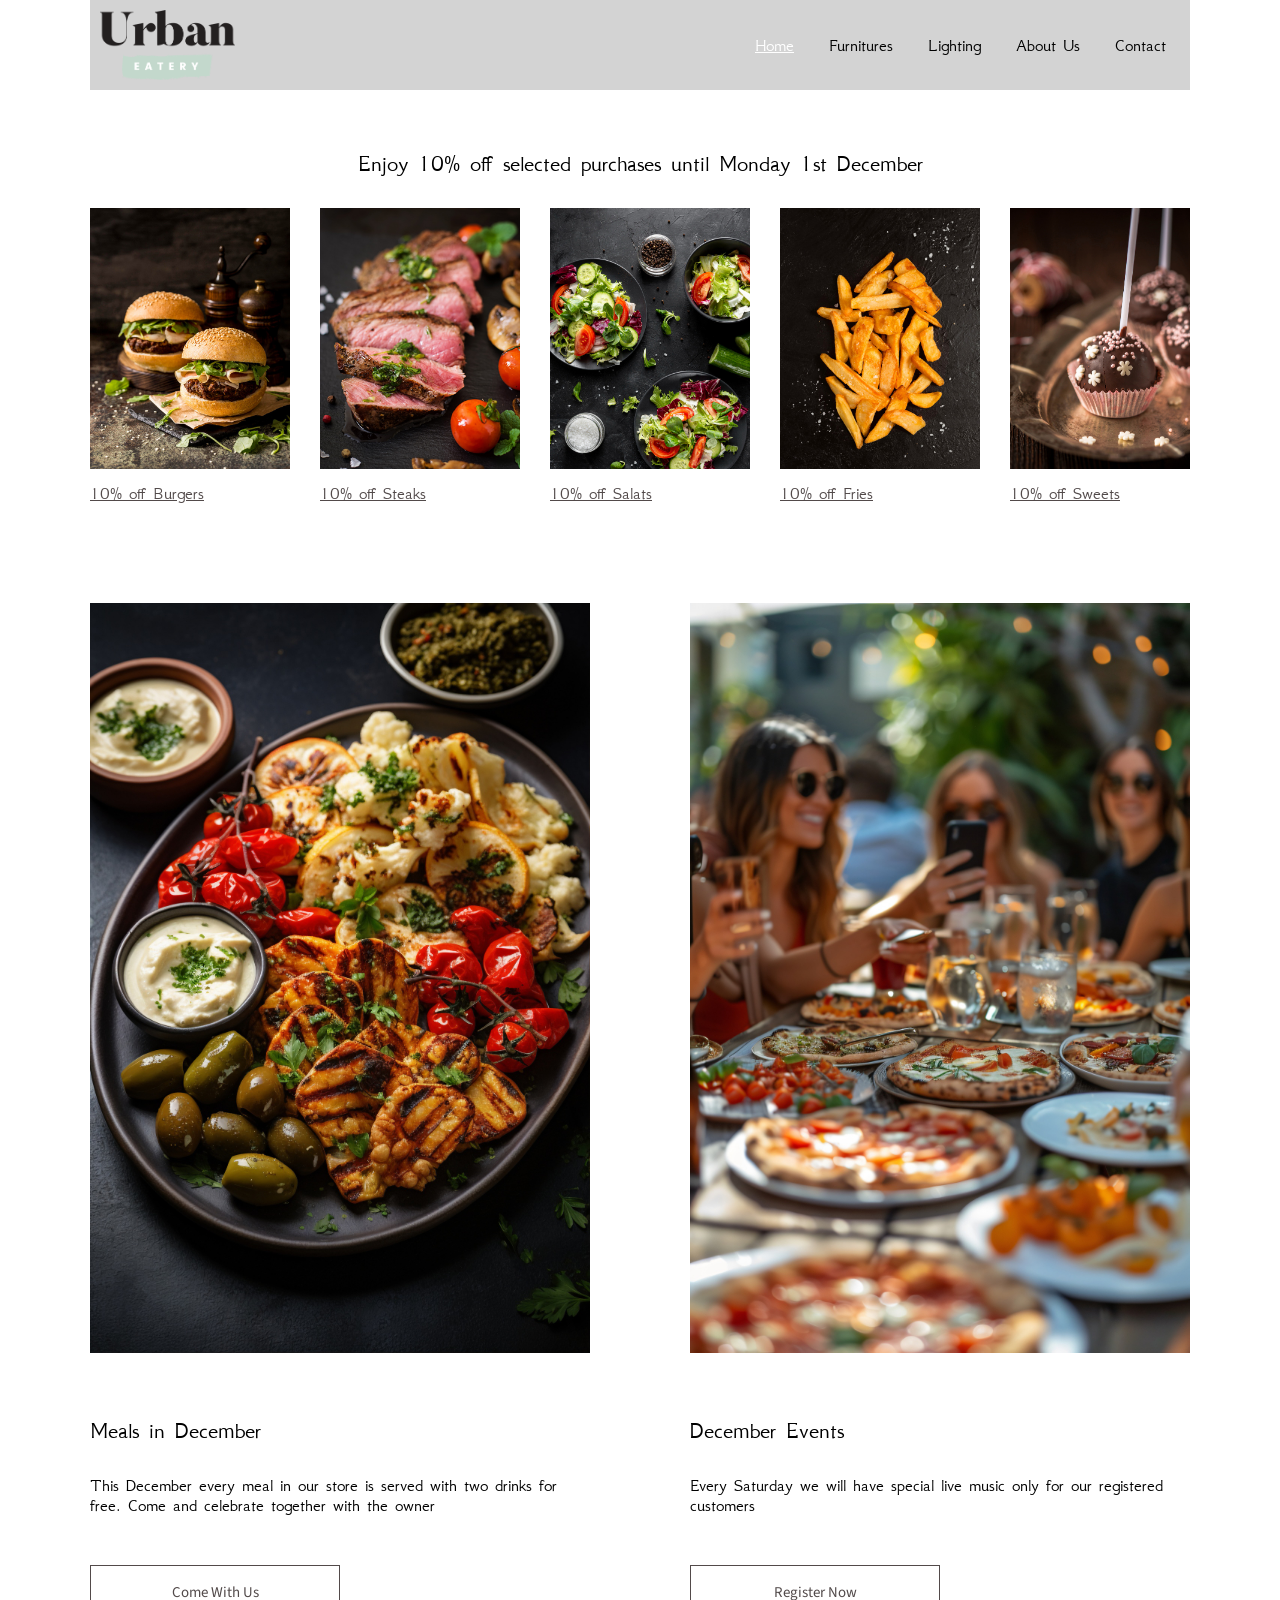
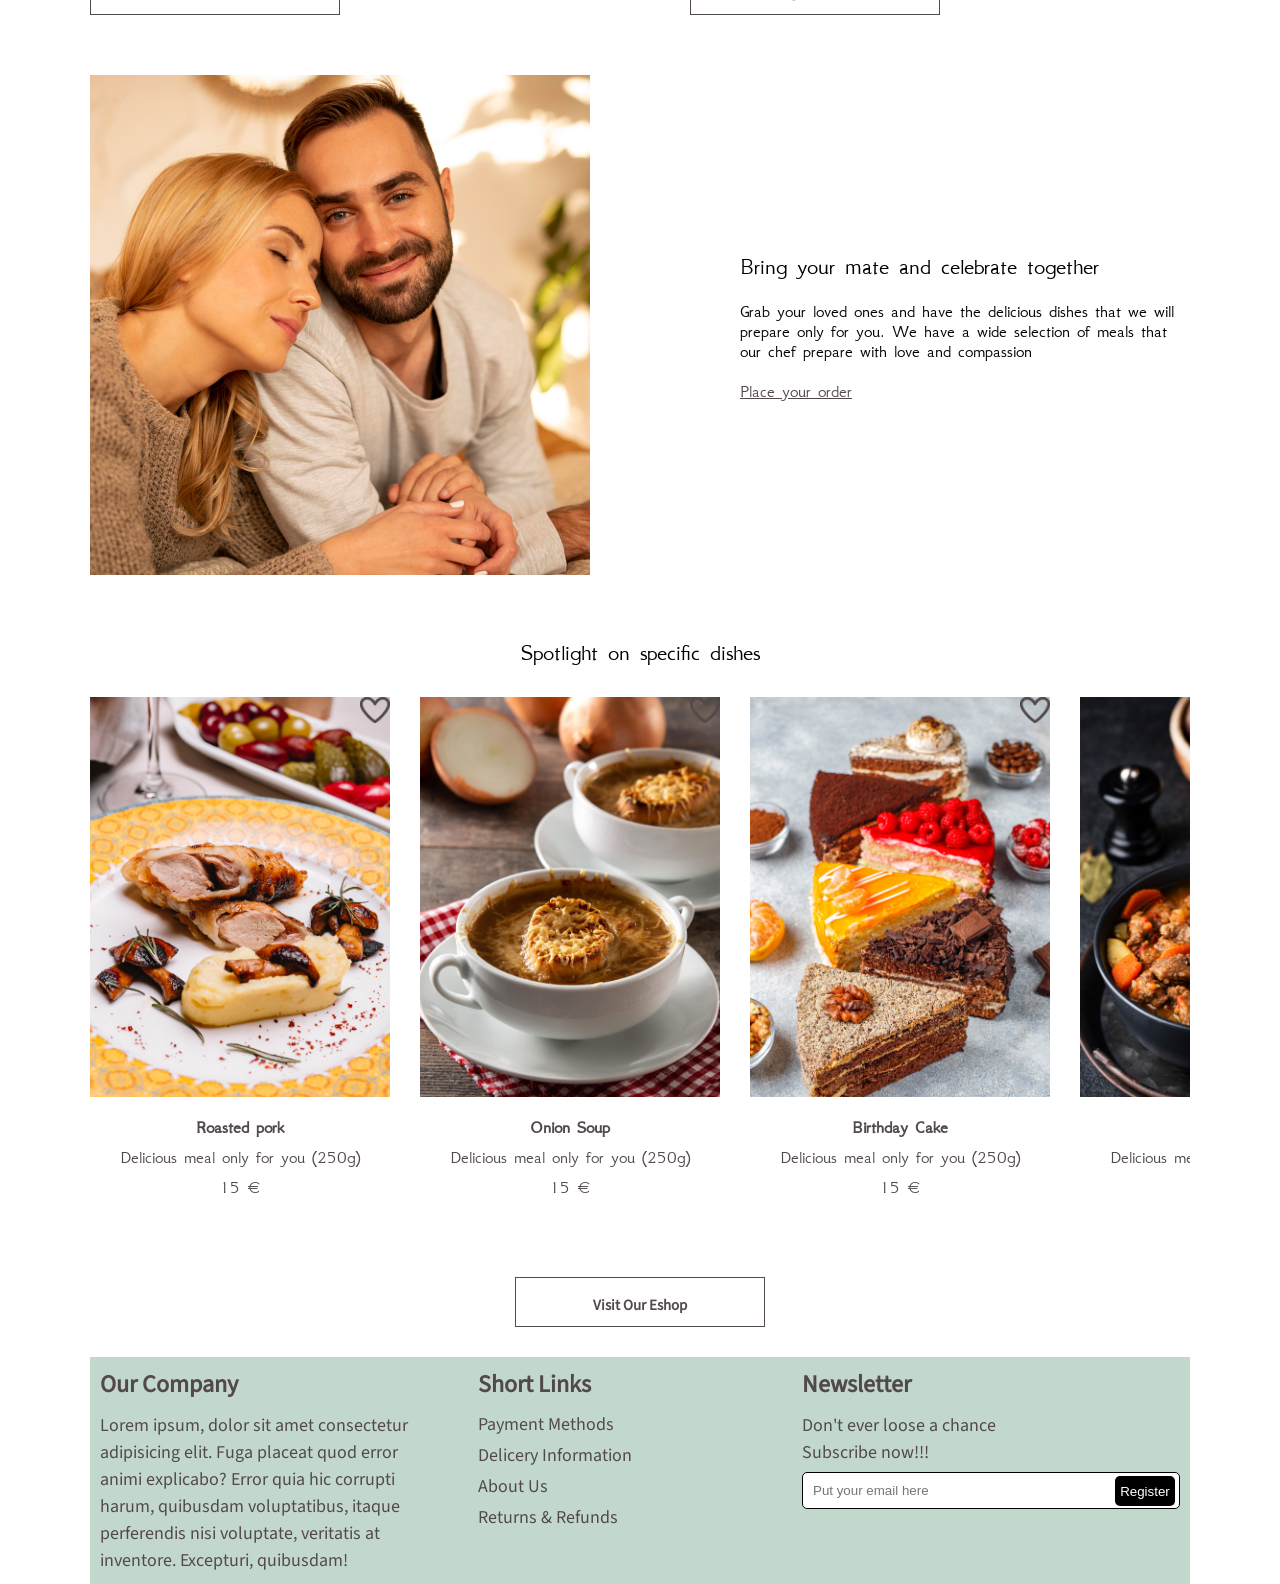
<file: index.html>
<!DOCTYPE html>
<html lang="en">
<head>
    <meta charset="UTF-8">
    <meta name="viewport" content="width=device-width, initial-scale=1.0">
    <link rel="preconnect" href="https://fonts.googleapis.com">
    <link rel="preconnect" href="https://fonts.gstatic.com" crossorigin>
    <link href="https://fonts.googleapis.com/css2?family=GFS+Neohellenic:ital,wght@0,400;0,700;1,400;1,700&display=swap" rel="stylesheet">
    <link rel="stylesheet" href="https://fonts.googleapis.com/css2?family=Material+Symbols+Outlined:opsz,wght,FILL,GRAD@20..48,100..700,0..1,-50..200&icon_names=menu" />
    <link rel="stylesheet" href="css/main.css">
    <script src="js/main.js"></script>
    <title>New Brand | Home page</title>
</head>
<body>
    <header>
        <div id="logo">
            <img src="images/logo.png">
        </div>
        <nav>
            <a class="active" href="index.html">Home</a>
            <a href="furnitures.html">Furnitures</a>
            <a href="lighting.html">Lighting</a>
            <a href="about.html">About Us</a>
            <a id="contact">Contact</a>
        </nav>

    </header>
    <main id="home">
        <h3>Enjoy 10% off selected purchases until Monday 1st December</h3>
        <div class="rowFirst">
            <a href="#">
                <div>
                    <img src="images/burgers.jpg">
                    <p>10% off Burgers</p>
                </div>
            </a>
            <a href="#">
                <div>
                    <img src="images/steak.jpg">
                    <p>10% off Steaks</p>
                </div>
            </a>
            <a href="#">
                <div>
                    <img src="images/salat.jpg">
                    <p>10% off Salats</p>
                </div>
            </a>
            <a href="#">
                <div>
                    <img src="images/fries.jpg">
                    <p>10% off Fries</p>
                </div>
            </a>
            <a href="#">
                <div>
                    <img src="images/sweets.jpg">
                    <p>10% off Sweets</p>
                </div>
            </a>
            <a href="#">
                <div>
                    <img src="images/drinks.jpg">
                    <p>10% off Drinks</p>
                </div>
            </a>
        </div>
        <div class="rowSecond">
            <div class="column">
                <a href="#"><img src="images/meal.jpg"></a>
                <h3>Meals in December</h3>
                <p>This December every meal in our store is served with two drinks for free. Come and celebrate together with the owner</p>
                    <a class="button" href="#">
                    <h5>Come With Us</h5></a>
            </div>
            <div class="column">
                <a href="#"><img src="images/event.jpg"></a>
                <h3>December Events</h3>
                <p>Every Saturday we will have special live music only for our registered customers</p>
                    <a class="button" href="#">
                    <h5>Register Now</h5>
                </a>
            </div>
        </div>
        <div id="card">
            <a href="#"><img src="images/couple.jpg"></a>
            <div id="cardRight">
                <h3>Bring your mate and celebrate together</h3>
                <p>Grab your loved ones and have the delicious dishes that we will prepare only for you. We have a wide selection of meals that our chef prepare with love and compassion</p>
                <a href="#">Place your order</a>
            </div>
        </div>
        <h3>Spotlight on specific dishes</h3>
        <div class="rowThird">
            <a href="#">
                <div id="p1"><img src="images/heart.png"></div>
                <h4>Roasted pork</h4>
                <p>Delicious meal only for you (250g)</p>
                <p>15 €</p>
            <a href="#">
                <div id="p2"><img src="images/heart.png"></div>
                <h4>Onion Soup</h4>
                <p>Delicious meal only for you (250g)</p>
                <p>15 €</p>
            <a href="#">
                <div id="p3"><img src="images/heart.png"></div>
                <h4>Birthday Cake</h4>
                <p>Delicious meal only for you (250g)</p>
                <p>15 €</p>
            <a href="#">
                <div id="p4"><img src="images/heart.png"></div>
                <h4>Goulash</h4>
                <p>Delicious meal only for you (250g)</p>
                <p>15 €</p>
            </a>
        </div> 
        <div class="column2">
        <a class="button" href="#">
        <h5>Visit Our Eshop</h5>
        </a> 
        </div>
 

    </main>
    <footer>
        <div>
            <h3>Our Company</h3>
            <p>Lorem ipsum, dolor sit amet consectetur adipisicing elit. Fuga placeat quod error animi explicabo? Error quia hic corrupti harum, quibusdam voluptatibus, itaque perferendis nisi voluptate, veritatis at inventore. Excepturi, quibusdam!</p>
        </div>
        <div>
            <h3>Short Links</h3>
            <ul>
                <li><a href="#">Payment Methods</a></li>
                <li><a href="#">Delicery Information</a></li>
                <li><a href="#">About Us</a></li>
                <li><a href="#">Returns & Refunds</a></li>
            </ul>
        </div>
        <div>
            <h3>Newsletter</h3>
            <p>Don't ever loose a chance</p>
            <p>Subscribe now!!!</p>
            <form>
                <input type="email" placeholder="Put your email here">
                <input type="submit" value="Register">
            </form>
        </div>
    </footer>
</body>
</html>
</file>
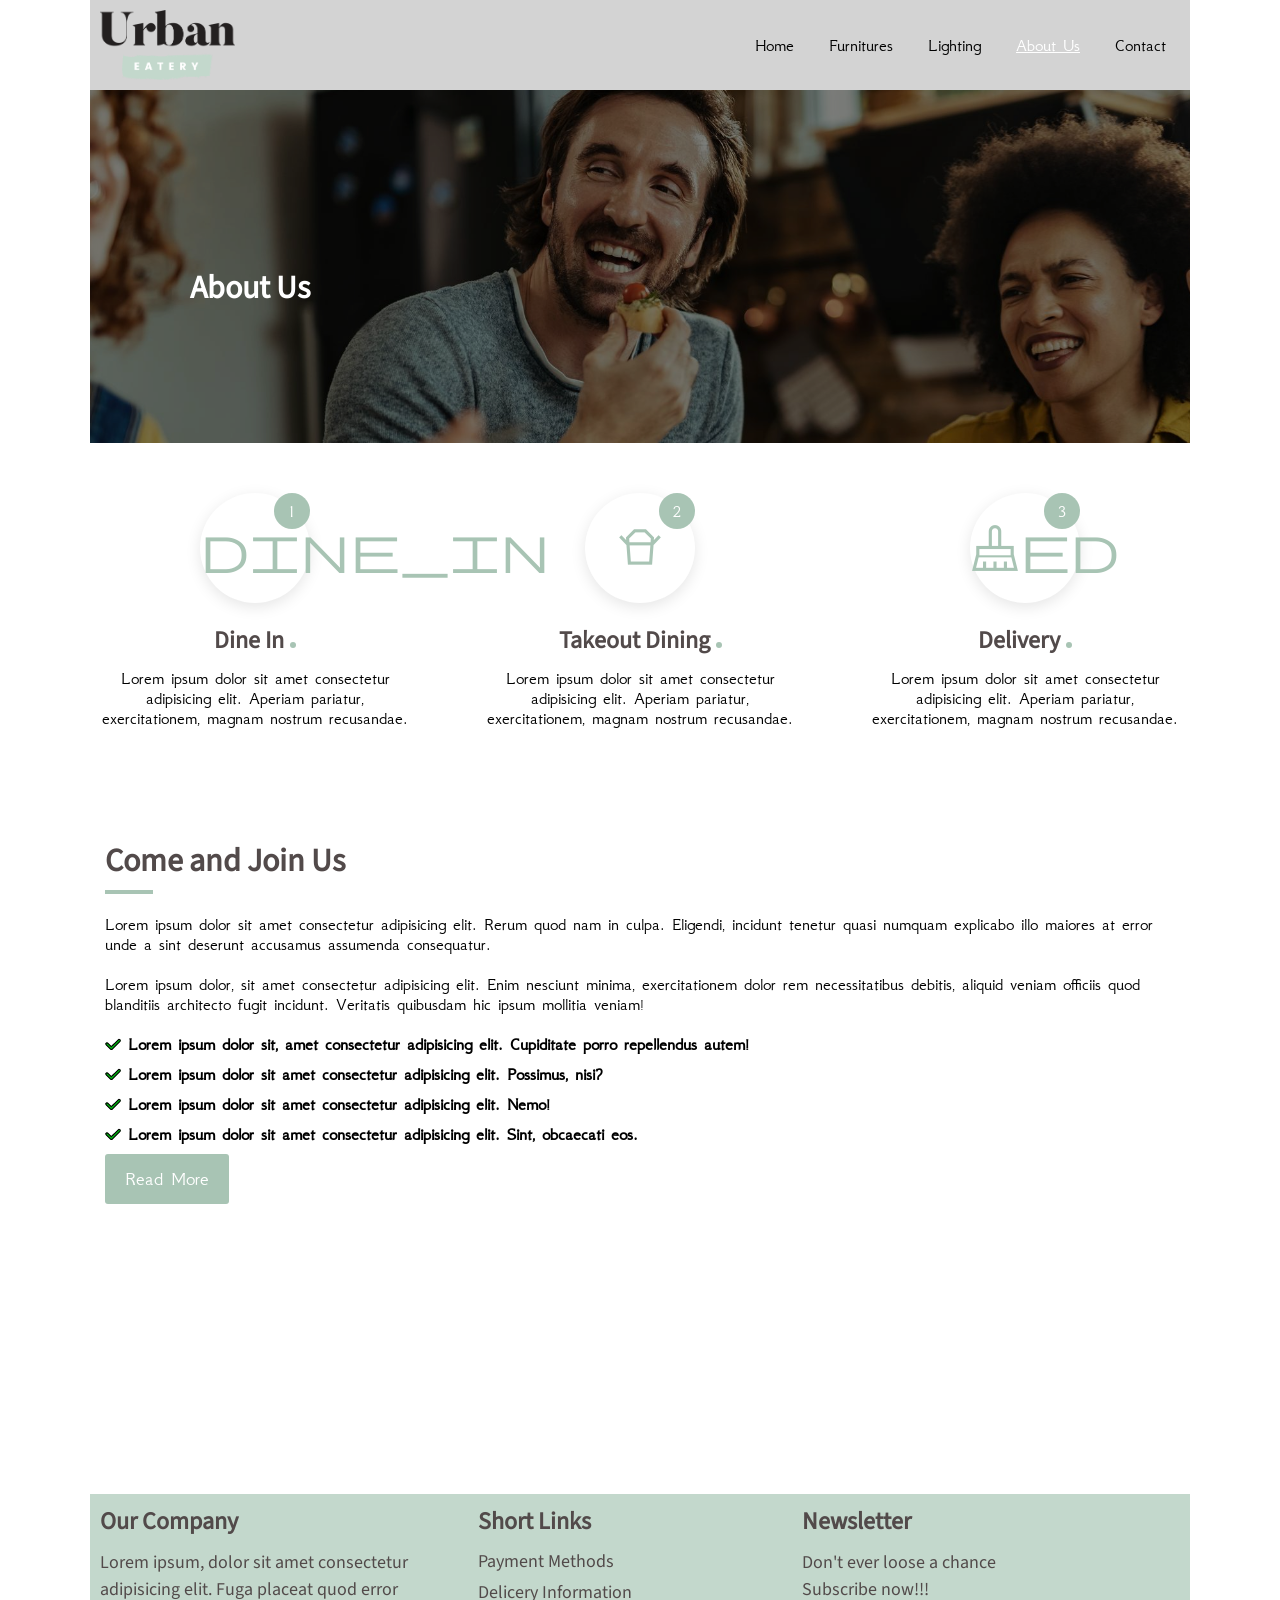
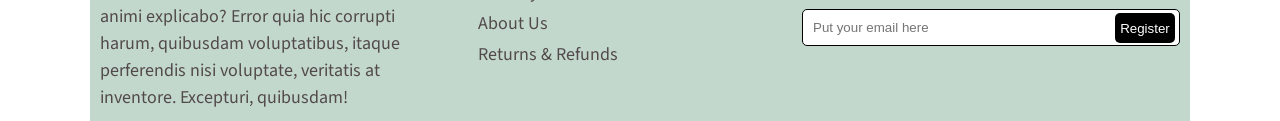
<file: about.html>
<!DOCTYPE html>
<html lang="en">
<head>
    <meta charset="UTF-8">
    <meta name="viewport" content="width=device-width, initial-scale=1.0">
    <link rel="preconnect" href="https://fonts.googleapis.com">
    <link rel="preconnect" href="https://fonts.gstatic.com" crossorigin>
    <link href="https://fonts.googleapis.com/css2?family=GFS+Neohellenic:ital,wght@0,400;0,700;1,400;1,700&display=swap" rel="stylesheet">
    <link rel="stylesheet" href="https://fonts.googleapis.com/css2?family=Material+Symbols+Outlined:opsz,wght,FILL,GRAD@20..48,100..700,0..1,-50..200&icon_names=menu" />
    <link rel="stylesheet" href="https://fonts.googleapis.com/css2?family=Material+Symbols+Sharp:opsz,wght,FILL,GRAD@24,400,0,0" />
    <link rel="stylesheet" href="css/about.css">
    <link rel="stylesheet" href="css/main.css">
    <title>New Brand | Home page</title>
</head>
<body>
   <div id="wrapper">
    <header>
        <div id="logo">
            <img src="images/logo.png">
        </div>
        <nav>
            <a href="index.html">Home</a>
            <a href="furnitures.html">Furnitures</a>
            <a href="lighting.html">Lighting</a>
            <a class="active" href="about.html">About Us</a>
            <a href="contact.html">Contact</a>
        </nav>
    </header>
    <main id="about">
        <section class="first">
        </section>
        <h2 class="banner">About Us</h2>
        <div class="row">
            <div class="capability">
                <div class="icon">
                    <i class="material-symbols-sharp">dine_in</i>
                    <div class="step">1</div>
                </div>
                <h5>Dine In<span></span></h5>
                <p>Lorem ipsum dolor sit amet consectetur adipisicing elit. Aperiam pariatur, exercitationem, magnam nostrum recusandae.</p>
            </div>
            <div class="capability">
                <div class="icon">
                    <i class="material-symbols-sharp">takeout_dining</i>
                    <div class="step">2</div>
                </div>
                <h5>Takeout Dining<span></span></h5>
                <p>Lorem ipsum dolor sit amet consectetur adipisicing elit. Aperiam pariatur, exercitationem, magnam nostrum recusandae.</p>
            </div>
            <div class="capability">
                <div class="icon">
                    <i class="material-symbols-sharp">moped</i>
                    <div class="step">3</div>
                </div>
                <h5>Delivery<span></span></h5>
                <p>Lorem ipsum dolor sit amet consectetur adipisicing elit. Aperiam pariatur, exercitationem, magnam nostrum recusandae.</p>
            </div>
        </div>
        <section class="third">
            <h2>Come and Join Us</h2>
            <div class="line"></div>
            <p>Lorem ipsum dolor sit amet consectetur adipisicing elit. Rerum quod nam in culpa. Eligendi, incidunt tenetur quasi numquam explicabo illo maiores at error unde a sint deserunt accusamus assumenda consequatur.</p>
            <p>Lorem ipsum dolor, sit amet consectetur adipisicing elit. Enim nesciunt minima, exercitationem dolor rem necessitatibus debitis, aliquid veniam officiis quod blanditiis architecto fugit incidunt. Veritatis quibusdam hic ipsum mollitia veniam!</p>
            <ul>
                <li>Lorem ipsum dolor sit, amet consectetur adipisicing elit. Cupiditate porro repellendus autem!</li>
                <li>Lorem ipsum dolor sit amet consectetur adipisicing elit. Possimus, nisi?</li>
                <li>Lorem ipsum dolor sit amet consectetur adipisicing elit. Nemo!</li>
                <li>Lorem ipsum dolor sit amet consectetur adipisicing elit. Sint, obcaecati eos.</li>
            </ul>
            <a class="button" href="#">Read More</a>
        </section>
        <section class="fourth">
        </section>
    </main>
    <footer>
        <div>
            <h3>Our Company</h3>
            <p>Lorem ipsum, dolor sit amet consectetur adipisicing elit. Fuga placeat quod error animi explicabo? Error quia hic corrupti harum, quibusdam voluptatibus, itaque perferendis nisi voluptate, veritatis at inventore. Excepturi, quibusdam!</p>
        </div>
        <div>
            <h3>Short Links</h3>
            <ul>
                <li><a href="#">Payment Methods</a></li>
                <li><a href="#">Delicery Information</a></li>
                <li><a href="#">About Us</a></li>
                <li><a href="#">Returns & Refunds</a></li>
            </ul>
        </div>
        <div>
            <h3>Newsletter</h3>
            <p>Don't ever loose a chance</p>
            <p>Subscribe now!!!</p>
            <form>
                <input type="email" placeholder="Put your email here">
                <input type="submit" value="Register">
            </form>
        </div>
    </footer>
   </div>
</body>
</html>
</file>
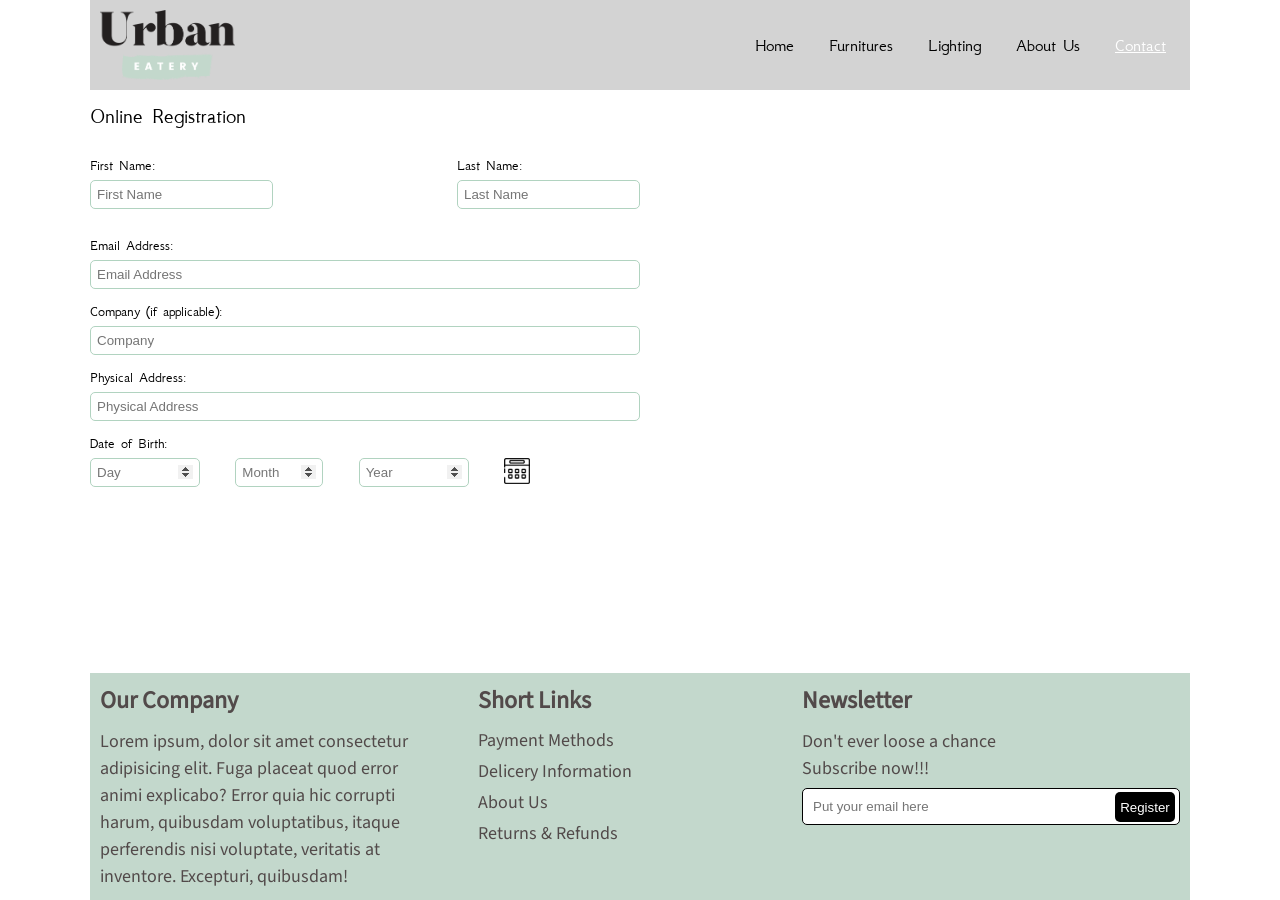
<file: contact.html>
<!DOCTYPE html>
<html lang="en">
<head>
    <meta charset="UTF-8">
    <meta name="viewport" content="width=device-width, initial-scale=1.0">
    <link rel="preconnect" href="https://fonts.googleapis.com">
    <link rel="preconnect" href="https://fonts.gstatic.com" crossorigin>
    <link href="https://fonts.googleapis.com/css2?family=GFS+Neohellenic:ital,wght@0,400;0,700;1,400;1,700&display=swap" rel="stylesheet">
    <link rel="stylesheet" href="https://fonts.googleapis.com/css2?family=Material+Symbols+Outlined:opsz,wght,FILL,GRAD@20..48,100..700,0..1,-50..200&icon_names=menu" />
    <link rel="stylesheet" href="css/contact.css">
    <title>New Brand | Home page</title>
</head>
<body>
   <div id="wrapper">
    <header>
        <div id="logo">
            <img src="images/logo.png">
        </div>
        <nav>
            <a href="index.html">Home</a>
            <a href="furnitures.html">Furnitures</a>
            <a href="lighting.html">Lighting</a>
            <a href="about.html">About Us</a>
            <a class="active" href="contact.html">Contact</a>
        </nav>

    </header>
    <main id="contact">
        <div id="head">
            <p>Online Registration</p>
        </div>
        <div>
            <div class="name">
                <p>First Name:</p>
                <form>
                <input type="text" placeholder="First Name">
                </form>
            </div>
            <div class="name">
                <p>Last Name:</p>
                <form>
                <input type="text" placeholder="Last Name">
                </form>
            </div>
        </div>
        <div>
            <p>Email Address:</p>
            <form>
                <input type="email" placeholder="Email Address">
            </form>
        </div>
        <div>
            <p>Company (if applicable):</p>
            <form>
                <input type="text" placeholder="Company">
            </form>
        </div>
        <div>
            <p>Physical Address:</p>
            <form>
                <input type="text" placeholder="Physical Address">
            </form>
        </div>
        <div>
            <p>Date of Birth:</p>
            <form>
                <input type="number" placeholder="Day" min="1" max="31">
                <input type="number" placeholder="Month" min="1" max="12">
                <input type="number" placeholder="Year" min="1900" max="2025">
                <img src="images/calendar.png">
            </form>
        </div>
    </main>
    <footer>
        <div>
            <h3>Our Company</h3>
            <p>Lorem ipsum, dolor sit amet consectetur adipisicing elit. Fuga placeat quod error animi explicabo? Error quia hic corrupti harum, quibusdam voluptatibus, itaque perferendis nisi voluptate, veritatis at inventore. Excepturi, quibusdam!</p>
        </div>
        <div>
            <h3>Short Links</h3>
            <ul>
                <li><a href="#">Payment Methods</a></li>
                <li><a href="#">Delicery Information</a></li>
                <li><a href="#">About Us</a></li>
                <li><a href="#">Returns & Refunds</a></li>
            </ul>
        </div>
        <div>
            <h3>Newsletter</h3>
            <p>Don't ever loose a chance</p>
            <p>Subscribe now!!!</p>
            <form>
                <input type="email" placeholder="Put your email here">
                <input type="submit" value="Register">
            </form>
        </div>
    </footer>
   </div>
</body>
</html>
</file>
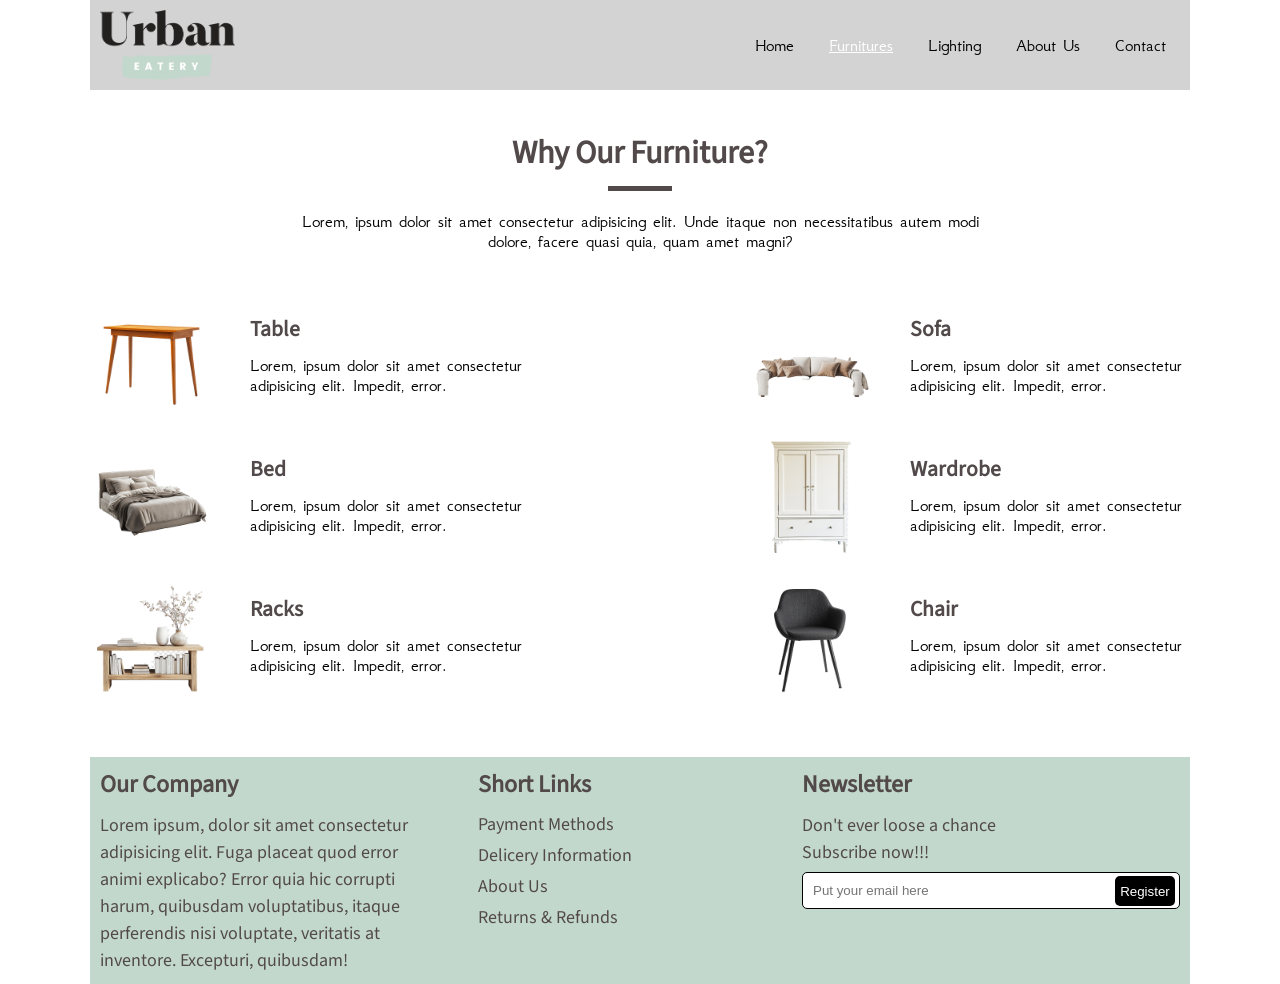
<file: furnitures.html>
<!DOCTYPE html>
<html lang="en">
<head>
    <meta charset="UTF-8">
    <meta name="viewport" content="width=device-width, initial-scale=1.0">
    <link rel="preconnect" href="https://fonts.googleapis.com">
    <link rel="preconnect" href="https://fonts.gstatic.com" crossorigin>
    <link href="https://fonts.googleapis.com/css2?family=GFS+Neohellenic:ital,wght@0,400;0,700;1,400;1,700&display=swap" rel="stylesheet">
    <link rel="stylesheet" href="https://fonts.googleapis.com/css2?family=Material+Symbols+Outlined:opsz,wght,FILL,GRAD@20..48,100..700,0..1,-50..200&icon_names=menu" />
    <link rel="stylesheet" href="css/furnitures.css">
    <link rel="stylesheet" href="css/lighting.css">
    <link rel="stylesheet" href="css/main.css">
    <title>New Brand | Home page</title>
</head>
<body>
   <div id="wrapper">
    <header>
        <div id="logo">
            <img src="images/logo.png">
        </div>
        <nav>
            <a href="index.html">Home</a>
            <a class="active" href="furnitures.html">Furnitures</a>
            <a href="lighting.html">Lighting</a>
            <a href="about.html">About Us</a>
            <a href="contact.html">Contact</a>
        </nav>

    </header>
    <main id="furnitures">
        <section class="title">
            <h2>Why Our Furniture?</h1>
            <div class="row"></div>
            <p>Lorem, ipsum dolor sit amet consectetur adipisicing elit. Unde itaque non necessitatibus autem modi dolore, facere quasi quia, quam amet magni?</p>
        </section>
        <section class="row" >
        <div class="container">
            <div class="left" >
                <img class="small" src="images/table.png" alt="">
            </div>
            <div class="right" >
                <h5>Table</h5>
                <p>Lorem, ipsum dolor sit amet consectetur adipisicing elit. Impedit, error.</p>
            </div>
        </div>
        <div class="container">
            <div class="left" >
                <img class="small" src="images/sofa.png" alt="">
            </div>
            <div class="right" >
                <h5>Sofa</h5>
                <p>Lorem, ipsum dolor sit amet consectetur adipisicing elit. Impedit, error.</p>
            </div>
        </div>
        </section>
        <section class="row" >
        <div class="container">
            <div class="left" >
                <img class="small" src="images/bed.png" alt="">
            </div>
            <div class="right" >
                <h5>Bed</h5>
                <p>Lorem, ipsum dolor sit amet consectetur adipisicing elit. Impedit, error.</p>
            </div>
        </div>
        <div class="container">
            <div class="left" >
                <img class="small" src="images/wardrobe.png" alt="">
            </div>
            <div class="right" >
                <h5>Wardrobe</h5>
                <p>Lorem, ipsum dolor sit amet consectetur adipisicing elit. Impedit, error.</p>
            </div>
        </div>
        </section>
        <section class="row" >
        <div class="container">
            <div class="left" >
                <img class="small" src="images/racks.png" alt="">
            </div>
            <div class="right" >
                <h5>Racks</h5>
                <p>Lorem, ipsum dolor sit amet consectetur adipisicing elit. Impedit, error.</p>
            </div>
        </div>
        <div class="container">
            <div class="left" >
                <img class="small" src="images/chair.png" alt="">
            </div>
            <div class="right" >
                <h5>Chair</h5>
                <p>Lorem, ipsum dolor sit amet consectetur adipisicing elit. Impedit, error.</p>
            </div>
        </div>
        </section>
    </main>
    <footer>
        <div>
            <h3>Our Company</h3>
            <p>Lorem ipsum, dolor sit amet consectetur adipisicing elit. Fuga placeat quod error animi explicabo? Error quia hic corrupti harum, quibusdam voluptatibus, itaque perferendis nisi voluptate, veritatis at inventore. Excepturi, quibusdam!</p>
        </div>
        <div>
            <h3>Short Links</h3>
            <ul>
                <li><a href="#">Payment Methods</a></li>
                <li><a href="#">Delicery Information</a></li>
                <li><a href="#">About Us</a></li>
                <li><a href="#">Returns & Refunds</a></li>
            </ul>
        </div>
        <div>
            <h3>Newsletter</h3>
            <p>Don't ever loose a chance</p>
            <p>Subscribe now!!!</p>
            <form>
                <input type="email" placeholder="Put your email here">
                <input type="submit" value="Register">
            </form>
        </div>
    </footer>
   </div>
</body>
</html>
</file>
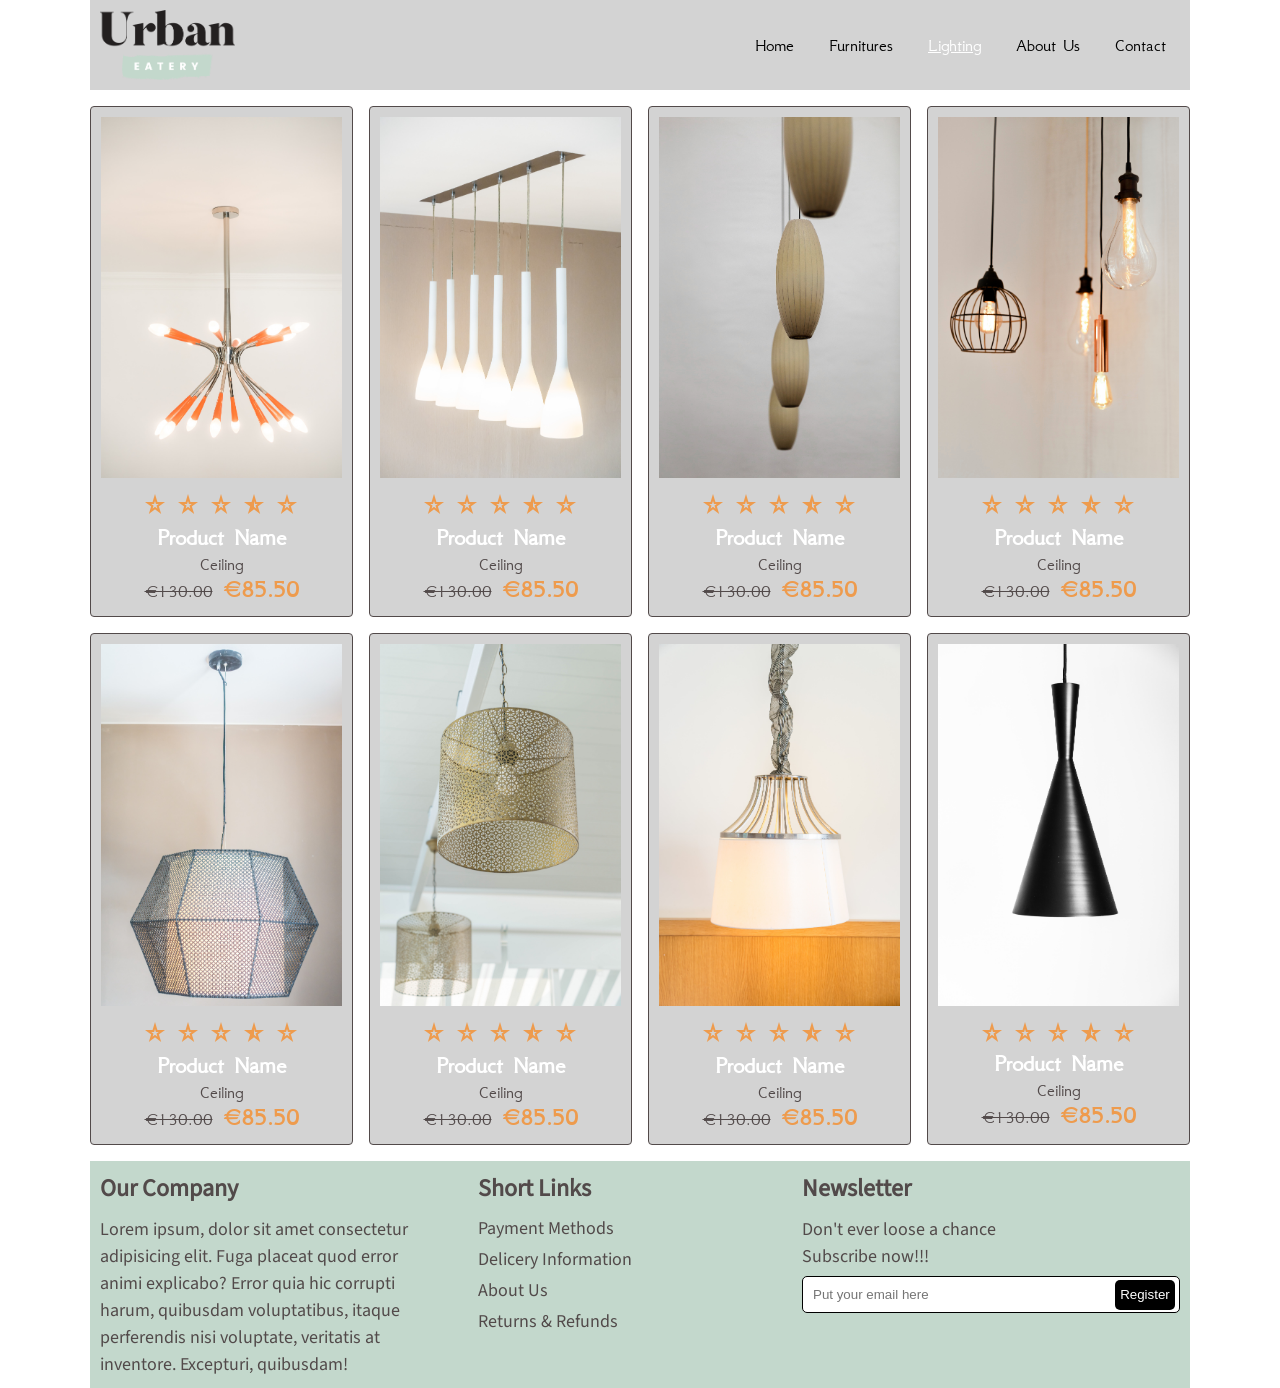
<file: lighting.html>
<!DOCTYPE html>
<html lang="en">
<head>
    <meta charset="UTF-8">
    <meta name="viewport" content="width=device-width, initial-scale=1.0">
    <link rel="preconnect" href="https://fonts.googleapis.com">
    <link rel="preconnect" href="https://fonts.gstatic.com" crossorigin>
    <link href="https://fonts.googleapis.com/css2?family=GFS+Neohellenic:ital,wght@0,400;0,700;1,400;1,700&display=swap" rel="stylesheet">
    <link rel="stylesheet" href="https://fonts.googleapis.com/css2?family=Material+Symbols+Outlined:opsz,wght,FILL,GRAD@20..48,100..700,0..1,-50..200&icon_names=menu" />
    <link rel="stylesheet" href="https://fonts.googleapis.com/css2?family=Material+Symbols+Sharp:opsz,wght,FILL,GRAD@20,400,1,0"/>
    <link rel="stylesheet" href="https://fonts.googleapis.com/css2?family=Material+Symbols+Outlined:opsz,wght,FILL,GRAD@20..48,100..700,0..1,-50..200&icon_names=star_rate" />
    <link rel="stylesheet" href="css/lighting.css">
    <link rel="stylesheet" href="css/main.css">

    <title>New Brand | Home page</title>
</head>
<body>
   <div id="wrapper">
    <header>
        <div id="logo">
            <img src="images/logo.png">
        </div>
        <nav>
            <a href="index.html">Home</a>
            <a href="furnitures.html">Furnitures</a>
            <a class="active" href="lighting.html">Lighting</a>
            <a href="about.html">About Us</a>
            <a href="contact.html">Contact</a>
        </nav>
    </header>
    <main id="lighting">
         <section class="row">
            <div class="card">
                <div class="product">
                    <img class="hover" src="images/lighting01.jpg">
                    <ul class="product-icon">
                        <li><a href="#"><span class="material-symbols-sharp">add_shopping_cart</span></a></li>
                        <li><a href="#"><span class="material-symbols-sharp">link_2</span></a></li>
                        <li><a href="#"><span class="material-symbols-sharp">favorite</span></a></li>
                    </ul>
                </div>
                <div class="data">
                    <div class="rating">
                        <ul class="list-inline">
                            <li><a href="#"><span class="material-symbols-sharp star">star_rate</span></a></li>
                            <li><a href="#"><span class="material-symbols-sharp star">star_rate</span></a></li>
                            <li><a href="#"><span class="material-symbols-sharp star">star_rate</span></a></li>
                            <li><a href="#"><span class="material-symbols-sharp star">star_rate_half</span></a></li>
                            <li><a href="#"><span class="material-symbols-outlined star">star_rate</span> </a></li>
                        </ul>
                    </div>
                    <p class="product-name">Product Name</p>
                    <p>Ceiling</p>
                    <p class="price"><span>€130.00</span><span>€85.50</span></p>
                </div>
            </div>
            <div class="card">
                <div class="product">
                    <img src="images/lighting02.jpg">
                    <ul class="product-icon">
                        <li><a href="#"><span class="material-symbols-sharp">add_shopping_cart</span></a></li>
                        <li><a href="#"><span class="material-symbols-sharp">link_2</span></a></li>
                        <li><a href="#"><span class="material-symbols-sharp">favorite</span></a></li>
                    </ul>
                </div>
                <div class="data">
                    <div class="rating">
                        <ul class="list-inline">
                            <li><a href="#"><span class="material-symbols-sharp star">star_rate</span></a></li>
                            <li><a href="#"><span class="material-symbols-sharp star">star_rate</span></a></li>
                            <li><a href="#"><span class="material-symbols-sharp star">star_rate</span></a></li>
                            <li><a href="#"><span class="material-symbols-sharp star">star_rate_half</span></a></li>
                            <li><a href="#"><span class="material-symbols-outlined star">star_rate</span> </a></li>
                        </ul>
                    </div>
                    <p class="product-name">Product Name</p>
                    <p>Ceiling</p>
                    <p class="price"><span>€130.00</span><span>€85.50</span></p>
                </div>
            </div>
            <div class="card">
                <div class="product">
                    <img src="images/lighting03.jpg">
                    <ul class="product-icon">
                        <li><a href="#"><span class="material-symbols-sharp">add_shopping_cart</span></a></li>
                        <li><a href="#"><span class="material-symbols-sharp">link_2</span></a></li>
                        <li><a href="#"><span class="material-symbols-sharp">favorite</span></a></li>
                    </ul>
                </div>
                <div class="data">
                    <div class="rating">
                        <ul class="list-inline">
                            <li><a href="#"><span class="material-symbols-sharp star">star_rate</span></a></li>
                            <li><a href="#"><span class="material-symbols-sharp star">star_rate</span></a></li>
                            <li><a href="#"><span class="material-symbols-sharp star">star_rate</span></a></li>
                            <li><a href="#"><span class="material-symbols-sharp star">star_rate_half</span></a></li>
                            <li><a href="#"><span class="material-symbols-outlined star">star_rate</span> </a></li>
                        </ul>
                    </div>
                    <p class="product-name">Product Name</p>
                    <p>Ceiling</p>
                    <p class="price"><span>€130.00</span><span>€85.50</span></p>
                </div>
            </div>
            <div class="card">
                <div class="product">
                    <img src="images/lighting04.jpg">
                    <ul class="product-icon">
                        <li><a href="#"><span class="material-symbols-sharp">add_shopping_cart</span></a></li>
                        <li><a href="#"><span class="material-symbols-sharp">link_2</span></a></li>
                        <li><a href="#"><span class="material-symbols-sharp">favorite</span></a></li>
                    </ul>
                </div>
                <div class="data">
                    <div class="rating">
                        <ul class="list-inline">
                            <li><a href="#"><span class="material-symbols-sharp star">star_rate</span></a></li>
                            <li><a href="#"><span class="material-symbols-sharp star">star_rate</span></a></li>
                            <li><a href="#"><span class="material-symbols-sharp star">star_rate</span></a></li>
                            <li><a href="#"><span class="material-symbols-sharp star">star_rate_half</span></a></li>
                            <li><a href="#"><span class="material-symbols-outlined star">star_rate</span> </a></li>
                        </ul>
                    </div>
                    <p class="product-name">Product Name</p>
                    <p>Ceiling</p>
                    <p class="price"><span>€130.00</span><span>€85.50</span></p>
                </div>
            </div>
        </section>
        <section class="row">
            <div class="card">
                <div class="product">
                    <img src="images/lighting05.jpg">
                    <ul class="product-icon">
                        <li><a href="#"><span class="material-symbols-sharp">add_shopping_cart</span></a></li>
                        <li><a href="#"><span class="material-symbols-sharp">link_2</span></a></li>
                        <li><a href="#"><span class="material-symbols-sharp">favorite</span></a></li>
                    </ul>
                </div>
                <div class="data">
                    <div class="rating">
                        <ul class="list-inline">
                            <li><a href="#"><span class="material-symbols-sharp star">star_rate</span></a></li>
                            <li><a href="#"><span class="material-symbols-sharp star">star_rate</span></a></li>
                            <li><a href="#"><span class="material-symbols-sharp star">star_rate</span></a></li>
                            <li><a href="#"><span class="material-symbols-sharp star">star_rate_half</span></a></li>
                            <li><a href="#"><span class="material-symbols-outlined star">star_rate</span> </a></li>
                        </ul>
                    </div>
                    <p class="product-name">Product Name</p>
                    <p>Ceiling</p>
                    <p class="price"><span>€130.00</span><span>€85.50</span></p>
                </div>
            </div>
            <div class="card">
                <div class="product">
                    <img src="images/lighting06.jpg">
                    <ul class="product-icon">
                        <li><a href="#"><span class="material-symbols-sharp">add_shopping_cart</span></a></li>
                        <li><a href="#"><span class="material-symbols-sharp">link_2</span></a></li>
                        <li><a href="#"><span class="material-symbols-sharp">favorite</span></a></li>
                    </ul>
                </div>
                <div class="data">
                    <div class="rating">
                        <ul class="list-inline">
                            <li><a href="#"><span class="material-symbols-sharp star">star_rate</span></a></li>
                            <li><a href="#"><span class="material-symbols-sharp star">star_rate</span></a></li>
                            <li><a href="#"><span class="material-symbols-sharp star">star_rate</span></a></li>
                            <li><a href="#"><span class="material-symbols-sharp star">star_rate_half</span></a></li>
                            <li><a href="#"><span class="material-symbols-outlined star">star_rate</span> </a></li>
                        </ul>
                    </div>
                    <p class="product-name">Product Name</p>
                    <p>Ceiling</p>
                    <p class="price"><span>€130.00</span><span>€85.50</span></p>
                </div>
            </div>
            <div class="card">
                <div class="product">
                    <img src="images/lighting07.jpg">
                    <ul class="product-icon">
                        <li><a href="#"><span class="material-symbols-sharp">add_shopping_cart</span></a></li>
                        <li><a href="#"><span class="material-symbols-sharp">link_2</span></a></li>
                        <li><a href="#"><span class="material-symbols-sharp">favorite</span></a></li>
                    </ul>
                </div>
                <div class="data">
                    <div class="rating">
                        <ul class="list-inline">
                            <li><a href="#"><span class="material-symbols-sharp star">star_rate</span></a></li>
                            <li><a href="#"><span class="material-symbols-sharp star">star_rate</span></a></li>
                            <li><a href="#"><span class="material-symbols-sharp star">star_rate</span></a></li>
                            <li><a href="#"><span class="material-symbols-sharp star">star_rate_half</span></a></li>
                            <li><a href="#"><span class="material-symbols-outlined star">star_rate</span> </a></li>
                        </ul>
                    </div>
                    <p class="product-name">Product Name</p>
                    <p>Ceiling</p>
                    <p class="price"><span>€130.00</span><span>€85.50</span></p>
                </div>
            </div>
            <div class="card">
                <div class="product">
                    <img src="images/lighting08.jpg">
                    <ul class="product-icon">
                        <li><a href="#"><span class="material-symbols-sharp">add_shopping_cart</span></a></li>
                        <li><a href="#"><span class="material-symbols-sharp">link_2</span></a></li>
                        <li><a href="#"><span class="material-symbols-sharp">favorite</span></a></li>
                    </ul>
                </div>
                <div class="data">
                    <div class="rating">
                        <ul class="list-inline">
                            <li><a href="#"><span class="material-symbols-sharp star">star_rate</span></a></li>
                            <li><a href="#"><span class="material-symbols-sharp star">star_rate</span></a></li>
                            <li><a href="#"><span class="material-symbols-sharp star">star_rate</span></a></li>
                            <li><a href="#"><span class="material-symbols-sharp star">star_rate_half</span></a></li>
                            <li><a href="#"><span class="material-symbols-outlined star">star_rate</span> </a></li>
                        </ul>
                    <p class="product-name">Product Name</p>
                    <p>Ceiling</p>
                    <p class="price"><span>€130.00</span><span>€85.50</span></p>
                </div>
            </div>
        </section>
    </main>
    <footer>
        <div>
            <h3>Our Company</h3>
            <p>Lorem ipsum, dolor sit amet consectetur adipisicing elit. Fuga placeat quod error animi explicabo? Error quia hic corrupti harum, quibusdam voluptatibus, itaque perferendis nisi voluptate, veritatis at inventore. Excepturi, quibusdam!</p>
        </div>
        <div>
            <h3>Short Links</h3>
            <ul>
                <li><a href="#">Payment Methods</a></li>
                <li><a href="#">Delicery Information</a></li>
                <li><a href="#">About Us</a></li>
                <li><a href="#">Returns & Refunds</a></li>
            </ul>
        </div>
        <div>
            <h3>Newsletter</h3>
            <p>Don't ever loose a chance</p>
            <p>Subscribe now!!!</p>
            <form>
                <input type="email" placeholder="Put your email here">
                <input type="submit" value="Register">
            </form>
        </div>
    </footer>
   </div>
</body>
</html>
</file>
<file: css/main.css>
@font-face {
            font-family: ss3r;
            src: url(../fonts/static/SourceSans3-Regular.ttf);
        }
* {
    box-sizing: border-box;
    border: none;
    margin: 0;
    padding: 0;
    text-decoration: none;
    outline: none;
}
body {
    font-family: "GFS Neohellenic", sans-serif;
    font-size: 18px;
    --firstColor: #C3D8CC;
    --secondColor: white;
    --thirdColor: black;
    --fourthColor: rgb(82, 74, 74);
    --mainFontFamily: "GFS Neohellenic", sans-serif;
    --headingsFont: ss3r, sans-serif;
    max-width: 1100px;
    margin: auto;
    display: flex;
    flex-direction: column;
    min-height: 100vh;
    position: relative;
}
h1, h2, h3 h4, h5, h6 {
    color: var(--fourthColor);
    font-family: var(--headingsFont);
}
h1 {
    font-size: 2.5rem;
}
h2 {
    font-size: 2rem;
}
h3 {
    font-size: 1.5rem;
}
header {
    height: 90px;
    background-color: lightgrey;
    display: flex;
    justify-content: space-between;
    align-items: center;
    padding: 10px;
    color: var(--thirdColor);
}
header div#logo {
    height: 100%;
}
header div#logo img {
    height: 100%;
}
header nav a {
    color: var(--thirdColor);
    padding: 7px 14px;
}
header nav a:hover, .active {
    text-decoration: underline;
    color: var(--secondColor);
}
header nav a#contact {
    cursor: pointer;
}
main {
    background-color: var(--secondColor);
    flex-grow: 1;
}
main.shade {
    width: 50%;
    position: absolute;
    top: 90px;
    left: 0px;
    background-color: rgba(221, 203, 203, 0.9);
}
main.shade div {
    margin-top: 14px;
    margin-bottom: 14px;
}
main.shade div.head {
   background-color: #b1d3c0;
    width: 550px;
    height: 50px;
    display: flex;
    justify-content: center;
    align-items: center; 
}
main.shade div.head p {
    font-size: larger;
}
main.shade div:nth-child(2) {
    display: flex;
    justify-content: space-between;
}
main.shade div.name {
    display: flex;
    flex-direction: column;
}
main.shade p {
    font-size: smaller;
    margin-bottom: 6px;
    text-align: left;
}
main.shade div:nth-child(6) form {
    width: 80%;
    display: flex;
    justify-content: space-between;
}
main.shade div:nth-child(6) input {
    width: 25%;
}
main.shade div:nth-child(6) input:nth-child(2) {
    width: 20%;
}
main.shade input {
    border: thin solid #b1d3c0;
    border-radius: 5px;
    width: 100%;
    padding: 6px;
}
main.shade input[type='number']::-webkit-inner-spin-button {
    opacity: 1;
}
main.shade input[type='number']::-webkit-outer-spin-button {
    opacity: 1;
}
main.shade form img {
    width: 26px;
    height: 26px;
}
main.shade div.btn {
    background-color: #b1d3c0;
    width: 150px;
    display: flex;
    justify-content: center;
    align-items: center;
    border-radius: 6px;
    padding: 10px;
    margin-left: 20px;
    cursor: pointer;
}
main#home h3 {
    font-weight: 500;
    text-align: center;
    padding: 30px;
    padding-top: 60px;
}
main#home div.rowFirst p {
    text-decoration: underline;
    margin-bottom: 20px;
    text-align: left;
}
main#home div.rowFirst a {
    color: var(--fourthColor);
    padding: 0;
    margin-right: 30px;
}
main#home div.rowFirst {
    display: flex;
    justify-content: space-between;
    overflow: auto;
}
main#home div.rowSecond {
    display: flex;
    justify-content: space-between;
    margin-top: 40px;
}
main#home div a {
    padding: 10px;
}
main#home div.rowFirst img {
    margin-bottom: 10px;
}
main#home img {
    width: 200px;
}
main#home div.column {
    width: 500px;
    display: flex;
    flex-direction: column;
}
main#home div.column img {
    width: 100%;
}
main#home div.column a {
    padding: 0;
    margin-top: 40px;
}
main#home div.column h3 {
    text-align: left;
    padding-left: 0;
}
main#home div.column p {
    text-decoration: none;
    text-align: left;
}
main#home a.button {
    width: 250px;
    height: 50px;
    border: solid thin var(--fourthColor);
    transition: all 0.5s;
    color: var(--fourthColor);
}
main#home a.button:hover {
    background-color: var(--fourthColor);
}
main#home a.button:hover h5 {
    color: var(--secondColor);
}
main#home div.column h5 {
    font-weight: 500;
    text-align: center;
    padding-top: 16px;
    color: var(--fourthColor);
    transition: all 0.5s;
}
main#home div#card {
    margin-top: 60px;
    display: flex;
    justify-content: space-between;
    align-items: center;
}
main#home div#card img {
    width: 500px;
}
main#home div#card a {
    padding: 0;
}
main#home div#cardRight {
    width: 450px;
}
main#home div#cardRight h3 {
    text-align: left;
    padding: 0;
    margin-bottom: 20px;
}
main#home div#cardRight p {
    margin-bottom: 20px;
    text-align: left;
}
main#home div#cardRight a {
    text-decoration: underline;
    color: var(--fourthColor);
}
main#home div.rowThird div {
    width: 300px;
    height: 400px;
    background-size: cover;
    background-position: center center;
    position: relative;
    margin-bottom: 20px;
    transition: all 0.5s;      
}
main#home div.rowThird a div#p1 {
    background-image: url("../images/roasted1.jpg");   
}
main#home div.rowThird a div#p2 {
    background-image: url("../images/onion1.jpg");
}
main#home div.rowThird a div#p3 {
    background-image: url("../images/cake1.jpg");
}
main#home div.rowThird a div#p4 {
    background-image: url("../images/goulash1.jpg");
}            
main#home div.rowThird img {
    width: 30px;
    position: absolute;
    right: 0;
    top: 0;
}
main#home div.rowThird div#p1:hover {
    background-image: url("../images/roasted2.jpg");
}
main#home div.rowThird div#p2:hover {
    background-image: url("../images/onion2.jpg");
}
main#home div.rowThird div#p3:hover {
    background-image: url("../images/cake2.jpg");
}
main#home div.rowThird div#p4:hover {
    background-image: url("../images/goulash2.jpg");
}
main#home div.rowThird h4, p {
    text-align: center;
    text-decoration: none;
    margin-bottom: 10px;
}
main#home div.rowThird {
    display: flex;
    overflow: auto;
    margin-bottom: 40px;
}
main#home div.rowThird a {
    padding: 0;
    margin-right: 30px;
    margin-bottom: 30px;
    text-decoration: none;
    color: var(--fourthColor);
}
main#home div.column2 {
    width: 100%;
    display: flex;
    flex-direction: column;
    justify-content: center;
    align-items: center;
    margin-bottom: 30px;
}
main#home div.column2 h5 {
    text-align: center;
    margin-top: 7px;
}
footer {
    font-family: ss3r;
    display: flex;
    justify-content: space-between;
    padding: 10px;
    background-color: var(--firstColor);
    color: var(--fourthColor);
}
footer p {
    margin-bottom: 0;
}
footer div {
    width: 32%;
}
footer div:nth-child(1) {
    width: 30%;
}
footer div:nth-child(2) {
    width: 25%;
}
footer div:nth-child(3) {
    width: 35%;
}
footer ul {
    list-style-type: none;
}
footer div h3 {
    margin-bottom: 10px;
}
footer div p {
    line-height: 150%;
    text-align: left;
}
footer li {
    padding-bottom: 6px;
}
footer li a {
    color: var(--fourthColor);
    transition: all 0.5s;
}
footer li a:hover {
    text-decoration: underline;
    color: var(--secondColor);
    margin-left: 10px;
}
footer div form {
    position: relative;
}
footer input[type='email'] {
    border: solid thin black;
    border-radius: 5px;
    padding: 10px;
    margin-top: 6px;
    width: 100%;
}
footer input[type='submit'] {
    height: 30px;
    width: 60px;
    color: white;
    background-color: black;
    border-radius: 5px;
    position: absolute;
    right: 5px;
    top: 10px;
}
@media screen and (max-width: 800px) {
    main {
        background-color: beige;
    }
    header nav {
        display: none;
    }                                                                                
}
@media screen and (max-width: 720px)  {
    footer {
        flex-direction: column;
    }
    footer div:nth-child(1) {
    width: 100%;
    }
    footer div:nth-child(2) {
    width: 100%;
    }
    footer div:nth-child(3) {
    width: 100%;
    }
    footer div {
        margin-bottom: 1rem;
    }        
}
    svg#insta {
    fill: green;
    transition: all 1s;
}
svg#insta:hover {
    fill: red;
    background-color: pink;
    transform: scale(1.2);
}

.material-symbols-outlined {
    font-variation-settings:
                            'FILL' 0,
                            'wght' 400,
                            'GRAD' 0,
                            'opsz' 24
}
</file>
<file: css/about.css>
main#about {
    position: relative;
}
section.first, section.fourth {
    width: 100%;
    background-image: url(../images/eating.jpg);
    filter: brightness(50%);
    background-position: center;
    background-size: contain;
    background-repeat: no-repeat;
    background-attachment: fixed;
}
section.first {
    height: 353px;
}
h2.banner {
    color: white;
    position: absolute;
    top: 175px;
    left: 100px;
}
i.material-symbols-sharp {
    font-size: 50px;
    line-height: 110px;
    color: #a8c4b4;
}
div.row {
    display: flex;
    justify-content: space-between;
    margin-top: 50px;
}
div.capability {
    width: 30%;
    padding-left: 10px;
    padding-right: 10px;
    text-align: center;
    position: relative;
} 
div.capability:hover div.icon {
    top: -8px;
}
div.icon {
    background-color: white;
    width: 110px;
    height: 110px;
    border-radius: 110px;
    position: relative;
    display: inline-block;
    box-shadow: 0 4px 15px 0 rgba(0, 0, 0, 0.1);
    transition: all 0.5s ease-in-out;
}
div.step {
    font-size: 18px;
    background-color: #a8c4b4;
    color: white;
    width: 36px;
    height: 36px;
    border-radius: 100px;
    line-height: 36px;
    text-align: center;
    position: absolute;
    top: 0;
    right: 0;
}
div.capability h5 {
    margin-top: 20px;
    margin-bottom: 10px;
    font-weight: 600;
    font-size: 24px;
    line-height: 35px;
}
div.capability h5 span {
    width: 6px;
    height: 6px;
    background-color: #a8c4b4;
    border-radius: 100px;
    margin-left: 6px;
    display: inline-block;
}
@media screen and (max-width: 900px) {
    div.row {
        flex-wrap: wrap;
}
    div.capability {
    width: 100%;
    padding-bottom: 20px;
}                                                                                
}
section.third {
    width: 100%;
    padding-left: 15px;
    padding-right: 15px;
    padding-top: 100px;
    padding-bottom: 40px;
}
div.line {
    width: 3rem;
    height: 4px;
    background-color: #a8c4b4;
    margin-top: 6px;
    margin-bottom: 20px;
}
section.third p {
    text-indent: 0;
    text-align: left;
    padding-bottom: 10px;
    font-weight: 100;
}
section.third ul {
    list-style-position: inside;
    list-style-image: url(../images/checkmark.png);
}
section.third ul li {
    font-weight: 600;
    padding-bottom: 10px;
}
.button {
    color: white;
    background-color: #a8c4b4;
    font-size: 20px;
    padding: 14px 20px;
    border-radius: 3px;
    display: inline-block;
    transition: all 0.5s;
}
.button:hover {
    background-color: rgb(82, 74, 74);
}
section.fourth {
    height: 200px;
    display: flex;
    justify-content: space-around;
    align-items: center;
    margin-bottom: 50px;
}
</file>
<file: css/contact.css>
@font-face {
font-family: ss3r;
src: url(../fonts/static/SourceSans3-Regular.ttf);
}
* {
    box-sizing: border-box;
    border: none;
    margin: 0;
    padding: 0;
    text-decoration: none;
    outline: none;
}
body {
    font-family: "GFS Neohellenic", sans-serif;
    font-size: 18px;
    --firstColor: #C3D8CC;
    --secondColor: white;
    --thirdColor: black;
    --fourthColor: rgb(82, 74, 74);
    --maxSiteWidth: 1100px;
    --mainFontFamily: "GFS Neohellenic", sans-serif;
    --headingsFont: ss3r, sans-serif;
}
h1, h2, h3 h4, h5, h6 {
    color: var(--fourthColor);
    font-family: var(--headingsFont);
}
h1 {
    font-size: 2.5rem;
}
h2 {
    font-size: 2rem;
}
h3 {
    font-size: 1.5rem;
}
div#wrapper {
    width: 100%;
    max-width: var(--maxSiteWidth);
    margin: auto;
    display: flex;
    flex-direction: column;
    min-height: 100vh;
}
header {
    height: 90px;
    background-color: lightgrey;
    display: flex;
    justify-content: space-between;
    align-items: center;
    padding: 10px;
    color: var(--thirdColor);
}
header div#logo {
    height: 100%;
}
header div#logo img {
    height: 100%;
}
header nav a {
    color: var(--thirdColor);
    padding: 7px 14px;
}
header nav a:hover, .active {
    text-decoration: underline;
    color: var(--secondColor);
}
header nav a#contact {
    cursor: pointer;
}
div.shade {
    position: fixed;
    background-color: rgba(197, 173, 219, 0.6);
    
    margin: auto;
    max-width: var(--maxSiteWidth);
}
main {
    background-color: var(--secondColor);
    flex-grow: 1;
}
main {
    width: 50%;
}
main div {
    margin-top: 14px;
    margin-bottom: 14px;
}
main div.head {
   background-color: #b1d3c0;
    width: 550px;
    height: 50px;
    display: flex;
    justify-content: center;
    align-items: center; 
}
main div#head p {
    font-size: larger;
}
main div:nth-child(2) {
    display: flex;
    justify-content: space-between;
}
main div.name {
    display: flex;
    flex-direction: column;
}
main p {
    font-size: smaller;
    margin-bottom: 6px;
}
main div:nth-child(6) form {
    width: 80%;
    display: flex;
    justify-content: space-between;
}
main div:nth-child(6) input {
    width: 25%;
}
main div:nth-child(6) input:nth-child(2) {
    width: 20%;
}
main input {
    border: thin solid #b1d3c0;
    border-radius: 5px;
    width: 100%;
    padding: 6px;
}
input[type='number']::-webkit-inner-spin-button {
    opacity: 1;
}
input[type='number']::-webkit-outer-spin-button {
    opacity: 1;
}
form img {
    width: 26px;
    height: 26px;
}
footer {
    font-family: ss3r;
    display: flex;
    justify-content: space-between;
    padding: 10px;
    background-color: var(--firstColor);
    color: var(--fourthColor);
}
footer div {
    width: 32%;
}
footer div:nth-child(1) {
    width: 30%;
}
footer div:nth-child(2) {
    width: 25%;
}
footer div:nth-child(3) {
    width: 35%;
}
ul {
    list-style-type: none;
}
footer div h3 {
    margin-bottom: 10px;
}
footer div p {
    line-height: 150%;
    text-align: left;
}
footer li {
    padding-bottom: 6px;
}
footer li a {
    color: var(--fourthColor);
    transition: all 0.5s;
}
footer li a:hover {
    text-decoration: underline;
    color: var(--secondColor);
    margin-left: 10px;
}
footer div form {
    position: relative;
}
footer input[type='email'] {
    border: solid thin black;
    border-radius: 5px;
    padding: 10px;
    margin-top: 6px;
    width: 100%;
}
footer input[type='submit'] {
    height: 30px;
    width: 60px;
    color: white;
    background-color: black;
    border-radius: 5px;
    position: absolute;
    right: 5px;
    top: 10px;
}
@media screen and (max-width: 800px) {
    main {
        background-color: beige;
    }
    header nav {
        display: none;
    }                                                                                
}
@media screen and (max-width: 720px)  {
    footer {
        flex-direction: column;
    }
    footer div:nth-child(1) {
    width: 100%;
    }
    footer div:nth-child(2) {
    width: 100%;
    }
    footer div:nth-child(3) {
    width: 100%;
    }
    footer div {
        margin-bottom: 1rem;
    }        
}
    svg#insta {
    fill: green;
    transition: all 1s;
}
svg#insta:hover {
    fill: red;
    background-color: pink;
    transform: scale(1.2);
}

.material-symbols-outlined {
    font-variation-settings:
                            'FILL' 0,
                            'wght' 400,
                            'GRAD' 0,
                            'opsz' 24
}
</file>
<file: css/furnitures.css>
main#furnitures {
    padding-bottom: 40px;
}
section.title {
    width: 100%;
    display: flex;
    flex-direction: column;
    justify-content: center;
    align-items: center;
    padding-top: 40px;
    padding-bottom: 20px;
}
section.title div.row {
    margin-top: 10px;
    margin-bottom: 20px;
    height: 5px;
    width: 4rem;
    background-color: rgb(82, 74, 74);
}
section.title p {
    width: 66%;
}
div.container {
    width: 40%;
    display: flex;
    justify-content: left;
    gap: 20px;
    align-items: center;
}
div.container div.left {
    margin-right: 20px;
    width: 30%;
}
div.container div.right {
    width: 70%;
}
div.container div.right h5 {
    font-size: larger;
    padding-bottom: 10px;
    color: rgb(82, 74, 74);
}
div.container div.right p {
    text-align: left;
}
.small {
    width: 100%
}
@media screen and (max-width: 900px) {
    section.row {
        flex-wrap: wrap;
}
    section.row div.container {
    width: 100%;
}                                                                                
}
</file>
<file: css/lighting.css>
.material-symbols-sharp, .star {
    color: #ee9b4d;
}
section.row {
    width: 100%;
    display: flex;
    flex-direction: row;
    justify-content: space-between;
    gap: 1rem;
    margin-top: 1rem;
    margin-bottom: 1rem;
}
section.row div.card {
    border: solid thin rgb(82, 74, 74);
    padding: 10px;
    background-color: lightgrey;
    border-radius: 4px;
    width: 30%;
}
section.row div.card:hover {
    border-color: #ee9b4d;
    transition: all 0.5s;
}
section.row div.card div.product {
    width: 100%;
    position: relative;
}
section.row div.card div.product img {
    width: 100%;
    display: block;
}
section.row div.card div.product ul.product-icon {
    list-style: none;
    position: absolute;
    text-align: center;
    top: 86%;
    width: 100%;
}
section.row div.card div.product ul.product-icon li {
    display: inline-block;
    opacity: 0;
    transform: translateY(20px);
    transition: transform 0.35s ease, opacity 0.35s ease;
}
section.row div.card:hover div.product ul.product-icon li {
    opacity: 1;
    transform: translateY(0);
}
section.row div.card:hover div.product ul.product-icon li:nth-child(1) {
    transition-delay: 0.1s;
}
section.row div.card:hover div.product ul.product-icon li:nth-child(2) {
    transition-delay: 0.2s;
}
section.row div.card:hover div.product ul.product-icon li:nth-child(3) {
    transition-delay: 0.3s;
}
section.row div.card div.product .product-icon li a {
    display: flex;
    justify-content: center;
    align-items: center;
    width: 40px; 
    height: 40px; 
    background: #ffffff; 
    margin-right: 5px; 
    transition: all 0.35s ease 0s; 
    border-radius: 3px;
}
section.row div.card div.product .product-icon li a:hover {
    background-color: #ee9b4d;
    transition: all 0.5s;
}
section.row div.card div.product .product-icon li a:hover .material-symbols-sharp {
    color: #ffffff;
    transition: all 0.5s;
}
section.row div.card div.data {
    text-align: center;
}
section.row div.card div.data p {
    margin: 2px 2px;
    color: rgb(82, 74, 74);
}
section.row div.card div.data p.product-name {
    font-weight: bold;
    font-size: 24px;
    color: white;
}
section.row div.card div.data p.product-name:hover {
    color: #ee9b4d;
    transition: all 0.5s;
}
section.row div.card div.data div.rating {
    padding-top: 14px;
    padding-bottom: 2px;
}
section.row div.card div.data ul.list-inline {
    list-style: none;
}
section.row div.card div.data ul.list-inline li {
    margin-right: 2px;
    display: inline-block;
}
section.row div.card div.data p.price span:nth-child(1) {
    text-decoration: line-through;
}
section.row div.card div.data p.price span:nth-child(2) {
    font-weight: bold;
    font-size: 24px;
    color: #ee9b4d;
    margin-left: 10px;
}
@media screen and (max-width: 800px) {
    section.row {
        flex-wrap: wrap;
}
    section.row div.card {
    width: 47%;
}                                                                           
}
@media screen and (max-width: 600px) {
    section.row {
        flex-wrap: wrap;
}
    section.row div.card {
    width: 100%;
}                                                                                
}
</file>
